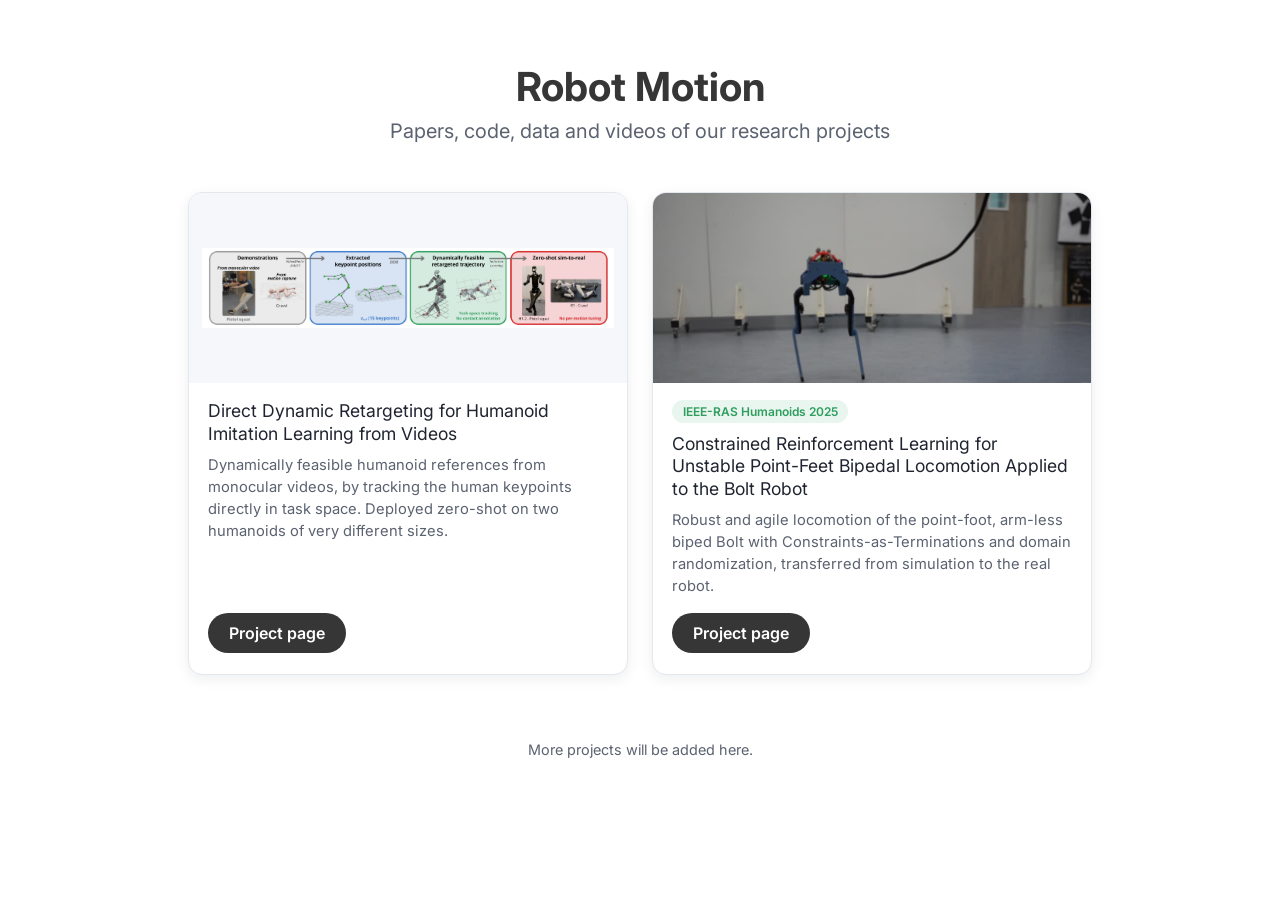
<file: index.html>
<!DOCTYPE html>
<html lang="en">
<head>
  <meta charset="utf-8">
  <meta name="viewport" content="width=device-width, initial-scale=1">
  <title>Robot Motion</title>
  <meta name="description" content="Pages of our research projects: papers, code, data and videos.">
  <!-- Remove the next line when the pages are made public -->
  <meta name="robots" content="noindex">
  <link rel="icon" href="ddr/static/images/laasicon.png">
  <link rel="preconnect" href="https://fonts.googleapis.com">
  <link rel="preconnect" href="https://fonts.gstatic.com" crossorigin>
  <link rel="stylesheet" href="https://fonts.googleapis.com/css2?family=Inter:wght@400;500;600;700&family=Google+Sans:wght@500;700&display=swap">
  <link rel="stylesheet" href="static/css/bulma.min.css">
  <link rel="stylesheet" href="static/css/root.css">
</head>
<body>

<section class="hero">
  <div class="hero-body">
    <div class="container is-max-desktop has-text-centered">
      <h1 class="title is-2">Robot Motion</h1>
      <p class="subtitle is-5">Papers, code, data and videos of our research projects</p>
    </div>
  </div>
</section>

<!-- One card per project. A project lives in its own folder (see README.md). -->
<main class="container is-max-desktop">
  <div class="projects">

    <article class="project">
      <div class="thumb"><img src="ddr/static/images/fig_overview.png" alt="Direct Dynamic Retargeting: from a video to a humanoid robot" loading="lazy"></div>
      <div class="body">
        <h2>Direct Dynamic Retargeting for Humanoid Imitation Learning from Videos</h2>
        <p>Dynamically feasible humanoid references from monocular videos, by tracking the human keypoints directly in task space. Deployed zero-shot on two humanoids of very different sizes.</p>
        <a class="button is-dark is-rounded" href="ddr/index.html">Project page</a>
      </div>
    </article>

    <article class="project">
      <div class="thumb photo"><img src="bolt/static/images/thumbnail.jpg" alt="The point-foot bipedal robot Bolt walking" loading="lazy"></div>
      <div class="body">
        <span class="venue">IEEE-RAS Humanoids 2025</span>
        <h2>Constrained Reinforcement Learning for Unstable Point-Feet Bipedal Locomotion Applied to the Bolt Robot</h2>
        <p>Robust and agile locomotion of the point-foot, arm-less biped Bolt with Constraints-as-Terminations and domain randomization, transferred from simulation to the real robot.</p>
        <a class="button is-dark is-rounded" href="bolt/index.html">Project page</a>
      </div>
    </article>

  </div>
  <p class="more">More projects will be added here.</p>
</main>

</body>
</html>
</file>
<file: static/css/root.css>
:root { --accent: #2f9e5f; --ink: #1f2430; --muted: #5b6270; --band: #f5f7fa; --line: #e3e7ee; --radius: 14px; }
body { font-family: 'Inter', 'Noto Sans', sans-serif; color: var(--ink); background: #fff; }
h1, h2, h3 { font-family: 'Google Sans', 'Inter', sans-serif; color: var(--ink); }

.hero-body { padding: 4rem 1.5rem 2rem; }
.hero .title { font-weight: 700; margin-bottom: .6rem !important; }
.hero .subtitle { color: var(--muted); }
.hero .title + .subtitle { margin-top: 0; }

.projects { display: grid; grid-template-columns: repeat(auto-fit, minmax(320px, 440px)); justify-content: center; gap: 1.5rem; padding: 1rem 1.5rem 4rem; }
.project {
  display: flex; flex-direction: column; overflow: hidden; background: #fff;
  border: 1px solid var(--line); border-radius: var(--radius);
  box-shadow: 0 4px 14px rgba(20, 30, 50, .07); transition: transform .12s ease, box-shadow .12s ease;
}
.project:hover { transform: translateY(-2px); box-shadow: 0 10px 26px rgba(20, 30, 50, .14); }
.project .thumb { display: grid; place-items: center; height: 190px; padding: .8rem; background: var(--band); }
.project .thumb img { max-width: 100%; max-height: 100%; object-fit: contain; }
.project .body { display: flex; flex: 1; flex-direction: column; padding: 1.1rem 1.2rem 1.3rem; }
.project .venue { align-self: flex-start; margin-bottom: .6rem; padding: .15rem .65rem; font-size: .75rem; font-weight: 600; color: var(--accent); background: rgba(47, 158, 95, .1); border-radius: 999px; }
.project h2 { margin-bottom: .5rem; font-size: 1.1rem; line-height: 1.3; }
.project p { flex: 1; margin-bottom: 1rem; color: var(--muted); font-size: .92rem; line-height: 1.5; }
.project .button { align-self: flex-start; font-weight: 600; }

.more { padding: 0 1.5rem 3rem; text-align: center; color: var(--muted); font-size: .9rem; }
/* Photo thumbnail: fills the box, cropped (the default thumbnail fits a figure inside the box) */
.project .thumb { overflow: hidden; }
.project .thumb.photo { padding: 0; }
.project .thumb.photo img { width: 100%; height: 100%; max-width: none; max-height: none; object-fit: cover; object-position: 40% 60%; }
</file>
